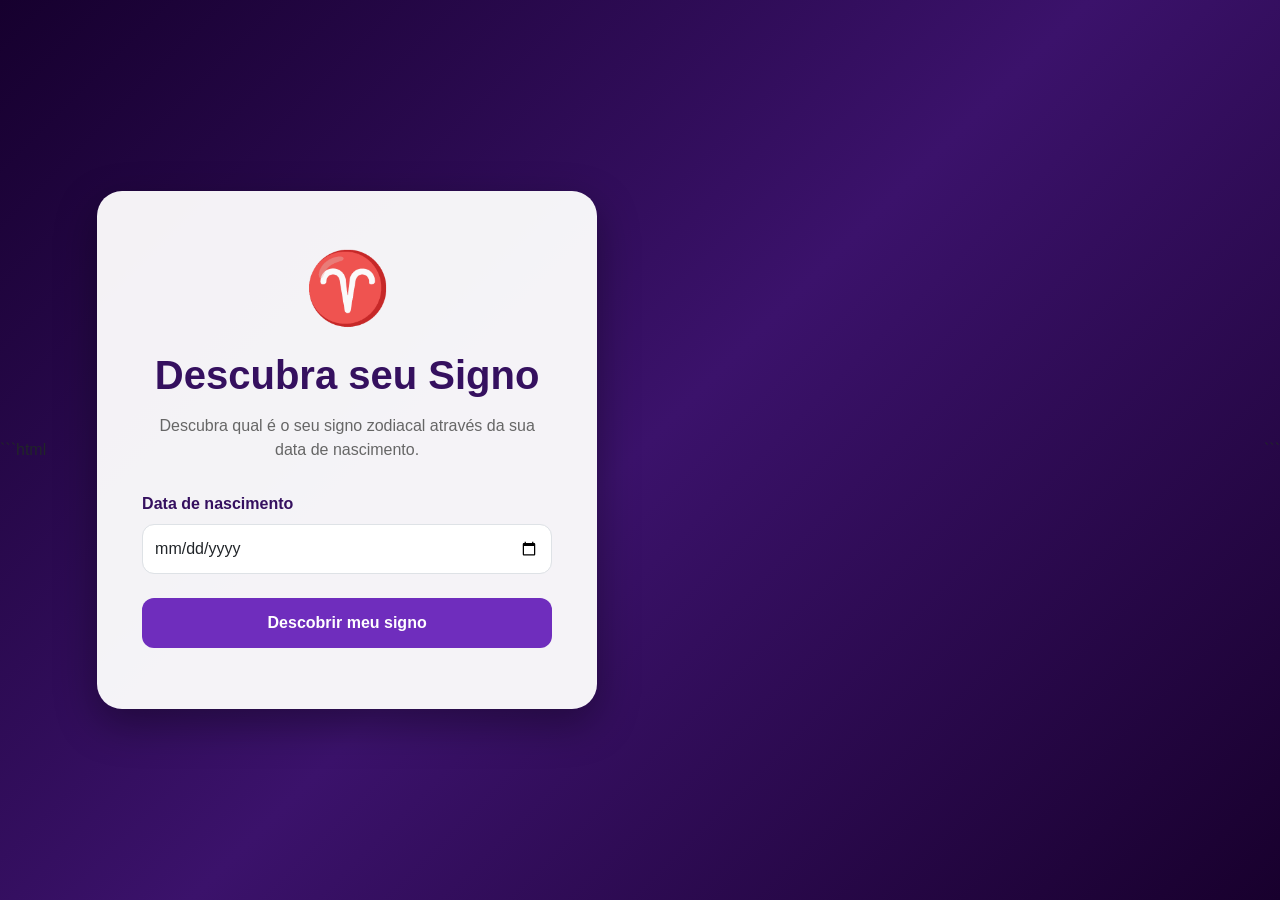
<file: index.html>
```html
<!DOCTYPE html>
<html lang="pt-br">
<head>
    <meta charset="UTF-8">
    <meta name="viewport" content="width=device-width, initial-scale=1.0">

    <title>Descubra seu Signo</title>

    <!-- Bootstrap -->
    <link
        href="https://cdn.jsdelivr.net/npm/bootstrap@5.3.3/dist/css/bootstrap.min.css"
        rel="stylesheet"
    >

    <!-- CSS próprio -->
    <link rel="stylesheet" href="style.css">
</head>

<body>

    <div class="container">
        <div class="card principal">

            <div class="icone">♈</div>

            <h1>Descubra seu Signo</h1>

            <p class="descricao">
                Descubra qual é o seu signo zodiacal através da sua data de nascimento.
            </p>

            <form id="formSigno">

                <div class="mb-4">
                    <label for="dataNascimento" class="form-label">
                        Data de nascimento
                    </label>

                    <input
                        type="date"
                        class="form-control"
                        id="dataNascimento"
                        required
                    >
                </div>

                <button type="submit" class="btn btn-primary">
                    Descobrir meu signo
                </button>

            </form>

        </div>
    </div>

    <script src="script.js"></script>

</body>
</html>
```
</file>
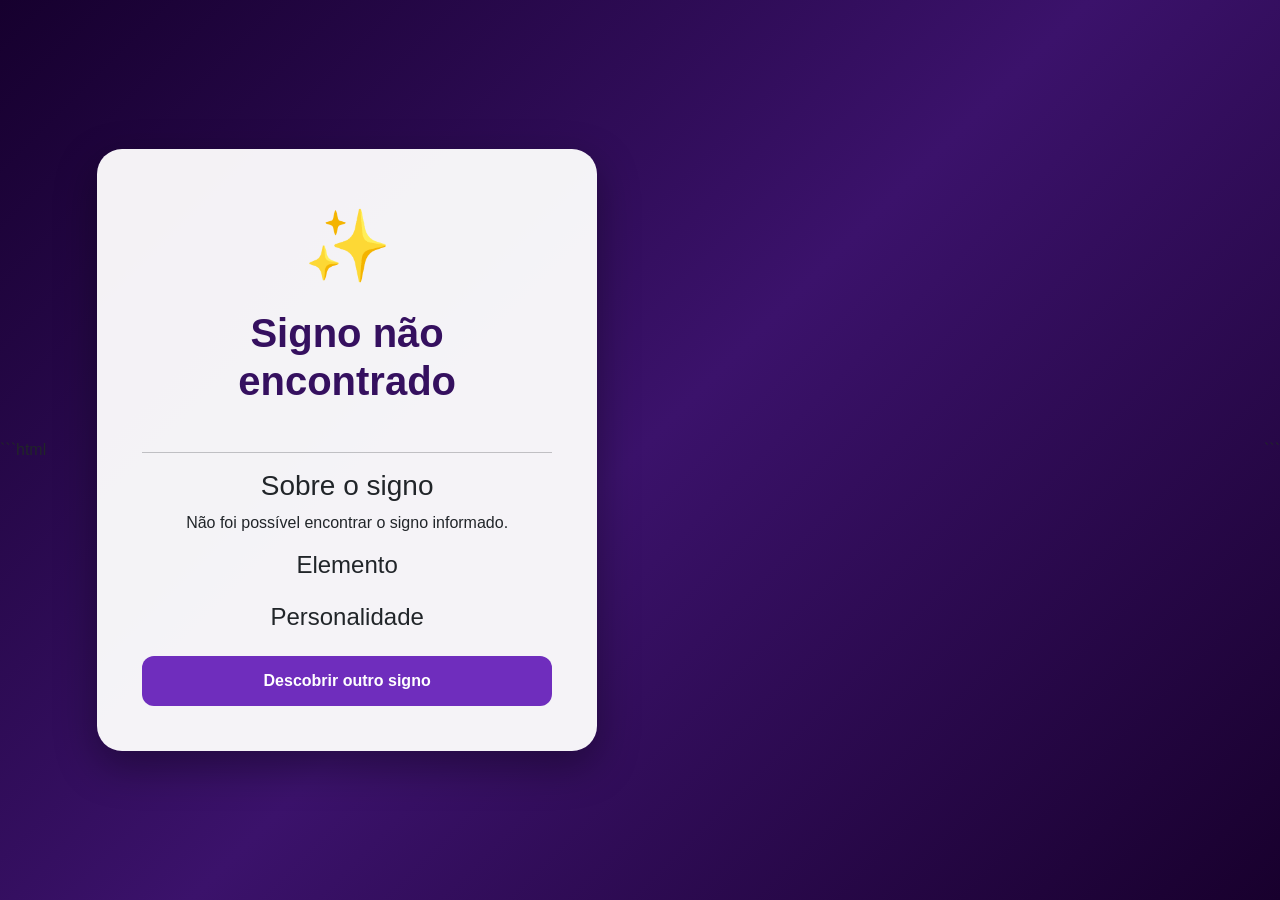
<file: signo.html>
```html
<!DOCTYPE html>
<html lang="pt-br">

<head>
    <meta charset="UTF-8">
    <meta name="viewport" content="width=device-width, initial-scale=1.0">

    <title>Seu Signo</title>

    <link
        href="https://cdn.jsdelivr.net/npm/bootstrap@5.3.3/dist/css/bootstrap.min.css"
        rel="stylesheet"
    >

    <link rel="stylesheet" href="style.css">
</head>

<body>

    <div class="container">
        <div class="card principal">

            <div id="simbolo" class="icone">✨</div>

            <h1 id="nomeSigno">Seu Signo</h1>

            <p id="periodo"></p>

            <hr>

            <h3>Sobre o signo</h3>

            <p id="descricaoSigno"></p>

            <h4>Elemento</h4>
            <p id="elemento"></p>

            <h4>Personalidade</h4>
            <p id="personalidade"></p>

            <a href="index.html" class="btn btn-primary">
                Descobrir outro signo
            </a>

        </div>
    </div>

    <script>

        const signos = {

            aries: {
                nome: "Áries ♈",
                periodo: "21 de março a 19 de abril",
                elemento: "Fogo 🔥",
                descricao: "Áries é um signo associado à iniciativa, energia e coragem.",
                personalidade: "Determinado, ativo, independente e aventureiro."
            },

            touro: {
                nome: "Touro ♉",
                periodo: "20 de abril a 20 de maio",
                elemento: "Terra 🌱",
                descricao: "Touro é associado à estabilidade, praticidade e persistência.",
                personalidade: "Paciente, confiável, determinado e tranquilo."
            },

            gemeos: {
                nome: "Gêmeos ♊",
                periodo: "21 de maio a 20 de junho",
                elemento: "Ar 💨",
                descricao: "Gêmeos é associado à comunicação, curiosidade e criatividade.",
                personalidade: "Comunicativo, curioso, inteligente e versátil."
            },

            cancer: {
                nome: "Câncer ♋",
                periodo: "21 de junho a 22 de julho",
                elemento: "Água 💧",
                descricao: "Câncer é associado à sensibilidade, família e proteção.",
                personalidade: "Sensível, cuidadoso, protetor e carinhoso."
            },

            leao: {
                nome: "Leão ♌",
                periodo: "23 de julho a 22 de agosto",
                elemento: "Fogo 🔥",
                descricao: "Leão é associado à criatividade, expressão e confiança.",
                personalidade: "Criativo, confiante, generoso e determinado."
            },

            virgem: {
                nome: "Virgem ♍",
                periodo: "23 de agosto a 22 de setembro",
                elemento: "Terra 🌱",
                descricao: "Virgem é associado à organização, atenção e praticidade.",
                personalidade: "Organizado, observador, responsável e cuidadoso."
            },

            libra: {
                nome: "Libra ♎",
                periodo: "23 de setembro a 22 de outubro",
                elemento: "Ar 💨",
                descricao: "Libra é associado ao equilíbrio, diplomacia e harmonia.",
                personalidade: "Diplomático, sociável, gentil e equilibrado."
            },

            escorpiao: {
                nome: "Escorpião ♏",
                periodo: "23 de outubro a 21 de novembro",
                elemento: "Água 💧",
                descricao: "Escorpião é associado à intensidade, determinação e profundidade.",
                personalidade: "Intenso, determinado, reservado e observador."
            },

            sagitario: {
                nome: "Sagitário ♐",
                periodo: "22 de novembro a 21 de dezembro",
                elemento: "Fogo 🔥",
                descricao: "Sagitário é associado à aventura, liberdade e conhecimento.",
                personalidade: "Aventureiro, otimista, sincero e curioso."
            },

            capricornio: {
                nome: "Capricórnio ♑",
                periodo: "22 de dezembro a 19 de janeiro",
                elemento: "Terra 🌱",
                descricao: "Capricórnio é associado à responsabilidade, disciplina e objetivos.",
                personalidade: "Responsável, disciplinado, persistente e organizado."
            },

            aquario: {
                nome: "Aquário ♒",
                periodo: "20 de janeiro a 18 de fevereiro",
                elemento: "Ar 💨",
                descricao: "Aquário é associado à criatividade, independência e inovação.",
                personalidade: "Criativo, independente, original e curioso."
            },

            peixes: {
                nome: "Peixes ♓",
                periodo: "19 de fevereiro a 20 de março",
                elemento: "Água 💧",
                descricao: "Peixes é associado à imaginação, sensibilidade e empatia.",
                personalidade: "Sensível, imaginativo, gentil e intuitivo."
            }
        };

        const parametros = new URLSearchParams(window.location.search);
        const signoEscolhido = parametros.get("signo");

        const signo = signos[signoEscolhido];

        if (signo) {

            document.getElementById("nomeSigno").textContent = signo.nome;
            document.getElementById("periodo").textContent = signo.periodo;
            document.getElementById("elemento").textContent = signo.elemento;
            document.getElementById("descricaoSigno").textContent = signo.descricao;
            document.getElementById("personalidade").textContent = signo.personalidade;

        } else {

            document.getElementById("nomeSigno").textContent = "Signo não encontrado";
            document.getElementById("descricaoSigno").textContent =
                "Não foi possível encontrar o signo informado.";

        }

    </script>

</body>

</html>
```
</file>
<file: style.css>
body {
    min-height: 100vh;
    margin: 0;

    display: flex;
    align-items: center;
    justify-content: center;

    background: linear-gradient(135deg, #16002e, #3b126b, #18002d);

    font-family: Arial, sans-serif;
}

.principal {
    width: 100%;
    max-width: 500px;

    padding: 45px;

    text-align: center;

    border: none;
    border-radius: 25px;

    background: rgba(255, 255, 255, 0.95);

    box-shadow: 0 15px 40px rgba(0, 0, 0, 0.35);
}

.icone {
    font-size: 70px;
    margin-bottom: 10px;
}

h1 {
    font-weight: bold;
    color: #35105f;
    margin-bottom: 15px;
}

.descricao {
    color: #666;
    margin-bottom: 30px;
}

.form-label {
    display: block;
    text-align: left;
    font-weight: bold;
    color: #35105f;
}

.form-control {
    padding: 12px;
    border-radius: 12px;
}

.btn-primary {
    width: 100%;
    padding: 13px;

    border: none;
    border-radius: 12px;

    background: #6f2dbd;

    font-weight: bold;
}

.btn-primary:hover {
    background: #531d91;
}
</file>
